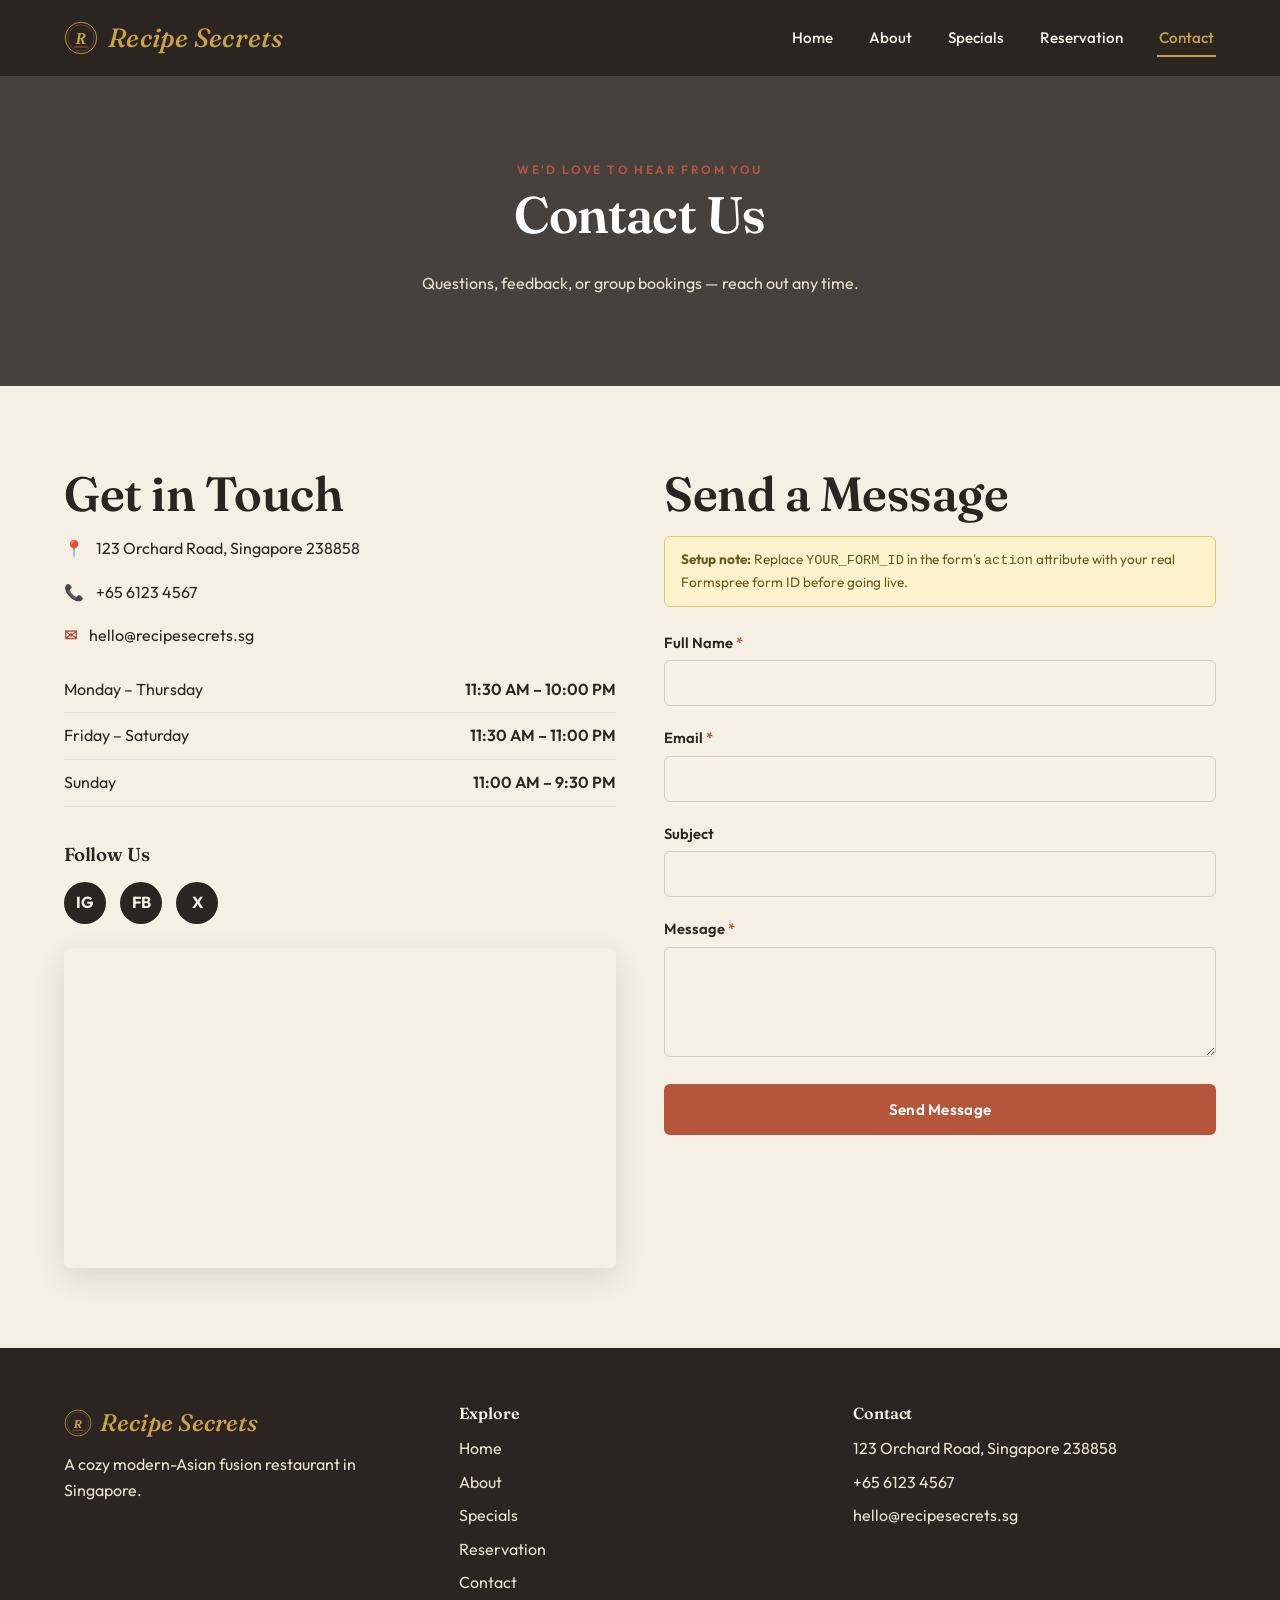
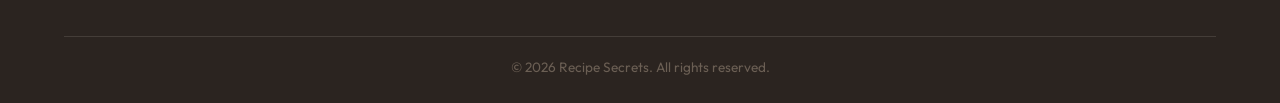
<file: contact.html>
<!DOCTYPE html>
<html lang="en">
<head>
  <meta charset="UTF-8" />
  <meta name="viewport" content="width=device-width, initial-scale=1.0" />
  <title>Contact | Recipe Secrets</title>
  <meta name="description" content="Get in touch with Recipe Secrets — address, phone, email, opening hours, map, and social media." />
  <link rel="icon" type="image/svg+xml" href="favicon.svg" />
  <link rel="preconnect" href="https://fonts.googleapis.com" />
  <link rel="preconnect" href="https://fonts.gstatic.com" crossorigin />
  <link href="https://fonts.googleapis.com/css2?family=Fraunces:ital,opsz,wght@0,9..144,400;0,9..144,500;0,9..144,600;0,9..144,700;1,9..144,500;1,9..144,600&family=Outfit:wght@400;500;600;700&display=swap" rel="stylesheet" />
  <link rel="stylesheet" href="css/styles.css" />
</head>
<body>

  <header class="site-header">
    <div class="container">
      <a href="index.html" class="logo">
        <svg class="logo-mark" width="34" height="34" viewBox="0 0 40 40" fill="none" aria-hidden="true">
          <circle cx="20" cy="20" r="18.5" stroke="#c9a24b" stroke-width="1"/>
          <circle cx="20" cy="20" r="15.5" stroke="#c9a24b" stroke-width="0.6" opacity="0.5"/>
          <text x="20" y="27" font-family="'Playfair Display', Georgia, serif" font-size="19" font-weight="600" fill="#c9a24b" text-anchor="middle">R</text>
          <line x1="12" y1="30.5" x2="28" y2="30.5" stroke="#b5563c" stroke-width="1.1"/>
        </svg>
        <span class="logo-text">Recipe <span>Secrets</span></span>
      </a>
      <nav class="main-nav" aria-label="Primary">
        <ul>
          <li><a href="index.html">Home</a></li>
          <li><a href="about.html">About</a></li>
          <li><a href="specials.html">Specials</a></li>
          <li><a href="reservation.html">Reservation</a></li>
          <li><a href="contact.html">Contact</a></li>
        </ul>
      </nav>
      <button class="nav-toggle" aria-label="Toggle menu" aria-expanded="false">
        <span></span><span></span><span></span>
      </button>
    </div>
  </header>

  <main>
    <section class="page-hero" style="background-image:url('https://images.unsplash.com/photo-1555396273-367ea4eb4db5?w=1920&q=80');">
      <div class="container">
        <span class="eyebrow">We'd Love to Hear From You</span>
        <h1>Contact Us</h1>
        <p>Questions, feedback, or group bookings — reach out any time.</p>
      </div>
    </section>

    <section class="section">
      <div class="container contact-grid">

        <div class="reveal">
          <h2 class="section-title" style="text-align:left;">Get in Touch</h2>
          <ul class="contact-info-list">
            <li><span class="icon" aria-hidden="true">&#128205;</span><span>123 Orchard Road, Singapore 238858</span></li>
            <li><span class="icon" aria-hidden="true">&#128222;</span><span>+65 6123 4567</span></li>
            <li><span class="icon" aria-hidden="true">&#9993;</span><span>hello@recipesecrets.sg</span></li>
          </ul>

          <table class="hours-table" aria-label="Opening hours">
            <tbody>
              <tr><td>Monday – Thursday</td><td>11:30 AM – 10:00 PM</td></tr>
              <tr><td>Friday – Saturday</td><td>11:30 AM – 11:00 PM</td></tr>
              <tr><td>Sunday</td><td>11:00 AM – 9:30 PM</td></tr>
            </tbody>
          </table>

          <h3 style="margin-top:2em;">Follow Us</h3>
          <div class="social-icons">
            <a href="https://instagram.com" target="_blank" rel="noopener noreferrer" aria-label="Recipe Secrets on Instagram">IG</a>
            <a href="https://facebook.com" target="_blank" rel="noopener noreferrer" aria-label="Recipe Secrets on Facebook">FB</a>
            <a href="https://twitter.com" target="_blank" rel="noopener noreferrer" aria-label="Recipe Secrets on X / Twitter">X</a>
          </div>

          <div class="map-embed">
            <iframe
              src="https://www.google.com/maps?q=Orchard%20Road%2C%20Singapore&output=embed"
              title="Map showing Recipe Secrets location on Orchard Road, Singapore"
              loading="lazy"
              referrerpolicy="no-referrer-when-downgrade">
            </iframe>
          </div>
        </div>

        <div class="reveal" style="transition-delay:0.1s">
          <h2 class="section-title" style="text-align:left;">Send a Message</h2>
          <div class="form-wrap" style="padding:0; box-shadow:none; background:transparent;">

            <!--
              FORMSPREE SETUP:
              Replace YOUR_FORM_ID below with your real Formspree form ID
              (from https://formspree.io), e.g. action="https://formspree.io/f/abc1234"
            -->
            <div class="formspree-note">
              <strong>Setup note:</strong> Replace <code>YOUR_FORM_ID</code> in the form's <code>action</code> attribute with your real Formspree form ID before going live.
            </div>

            <div id="contact-confirmation" class="confirmation-message" tabindex="-1">
              <strong>Thank you!</strong> Your message has been sent. We'll get back to you soon.
            </div>

            <form id="contact-form" action="https://formspree.io/f/YOUR_FORM_ID" method="POST" novalidate>
              <div class="form-group">
                <label for="contact-name">Full Name <span class="required-mark">*</span></label>
                <input type="text" id="contact-name" name="name" required />
                <span class="error-message">Please enter your name.</span>
              </div>
              <div class="form-group">
                <label for="contact-email">Email <span class="required-mark">*</span></label>
                <input type="email" id="contact-email" name="email" required />
                <span class="error-message">Please enter a valid email address.</span>
              </div>
              <div class="form-group">
                <label for="contact-subject">Subject</label>
                <input type="text" id="contact-subject" name="subject" />
              </div>
              <div class="form-group">
                <label for="contact-message">Message <span class="required-mark">*</span></label>
                <textarea id="contact-message" name="message" required></textarea>
                <span class="error-message">Please enter a message.</span>
              </div>
              <button type="submit" class="btn btn-primary" style="width:100%;">Send Message</button>
            </form>
          </div>
        </div>
      </div>
    </section>
  </main>

  <footer class="site-footer">
    <div class="container">
      <div class="footer-grid">
        <div>
          <div class="footer-logo">
            <svg class="logo-mark" width="28" height="28" viewBox="0 0 40 40" fill="none" aria-hidden="true">
              <circle cx="20" cy="20" r="18.5" stroke="#c9a24b" stroke-width="1"/>
              <circle cx="20" cy="20" r="15.5" stroke="#c9a24b" stroke-width="0.6" opacity="0.5"/>
              <text x="20" y="27" font-family="'Playfair Display', Georgia, serif" font-size="19" font-weight="600" fill="#c9a24b" text-anchor="middle">R</text>
              <line x1="12" y1="30.5" x2="28" y2="30.5" stroke="#b5563c" stroke-width="1.1"/>
            </svg>
            <span>Recipe <span>Secrets</span></span>
          </div>
          <p>A cozy modern-Asian fusion restaurant in Singapore.</p>
        </div>
        <div>
          <h4>Explore</h4>
          <ul>
            <li><a href="index.html">Home</a></li>
            <li><a href="about.html">About</a></li>
            <li><a href="specials.html">Specials</a></li>
            <li><a href="reservation.html">Reservation</a></li>
            <li><a href="contact.html">Contact</a></li>
          </ul>
        </div>
        <div>
          <h4>Contact</h4>
          <ul>
            <li>123 Orchard Road, Singapore 238858</li>
            <li>+65 6123 4567</li>
            <li>hello@recipesecrets.sg</li>
          </ul>
        </div>
      </div>
      <div class="footer-bottom">
        &copy; <span id="current-year"></span> Recipe Secrets. All rights reserved.
      </div>
    </div>
  </footer>

  <script src="js/main.js"></script>
</body>
</html>
</file>
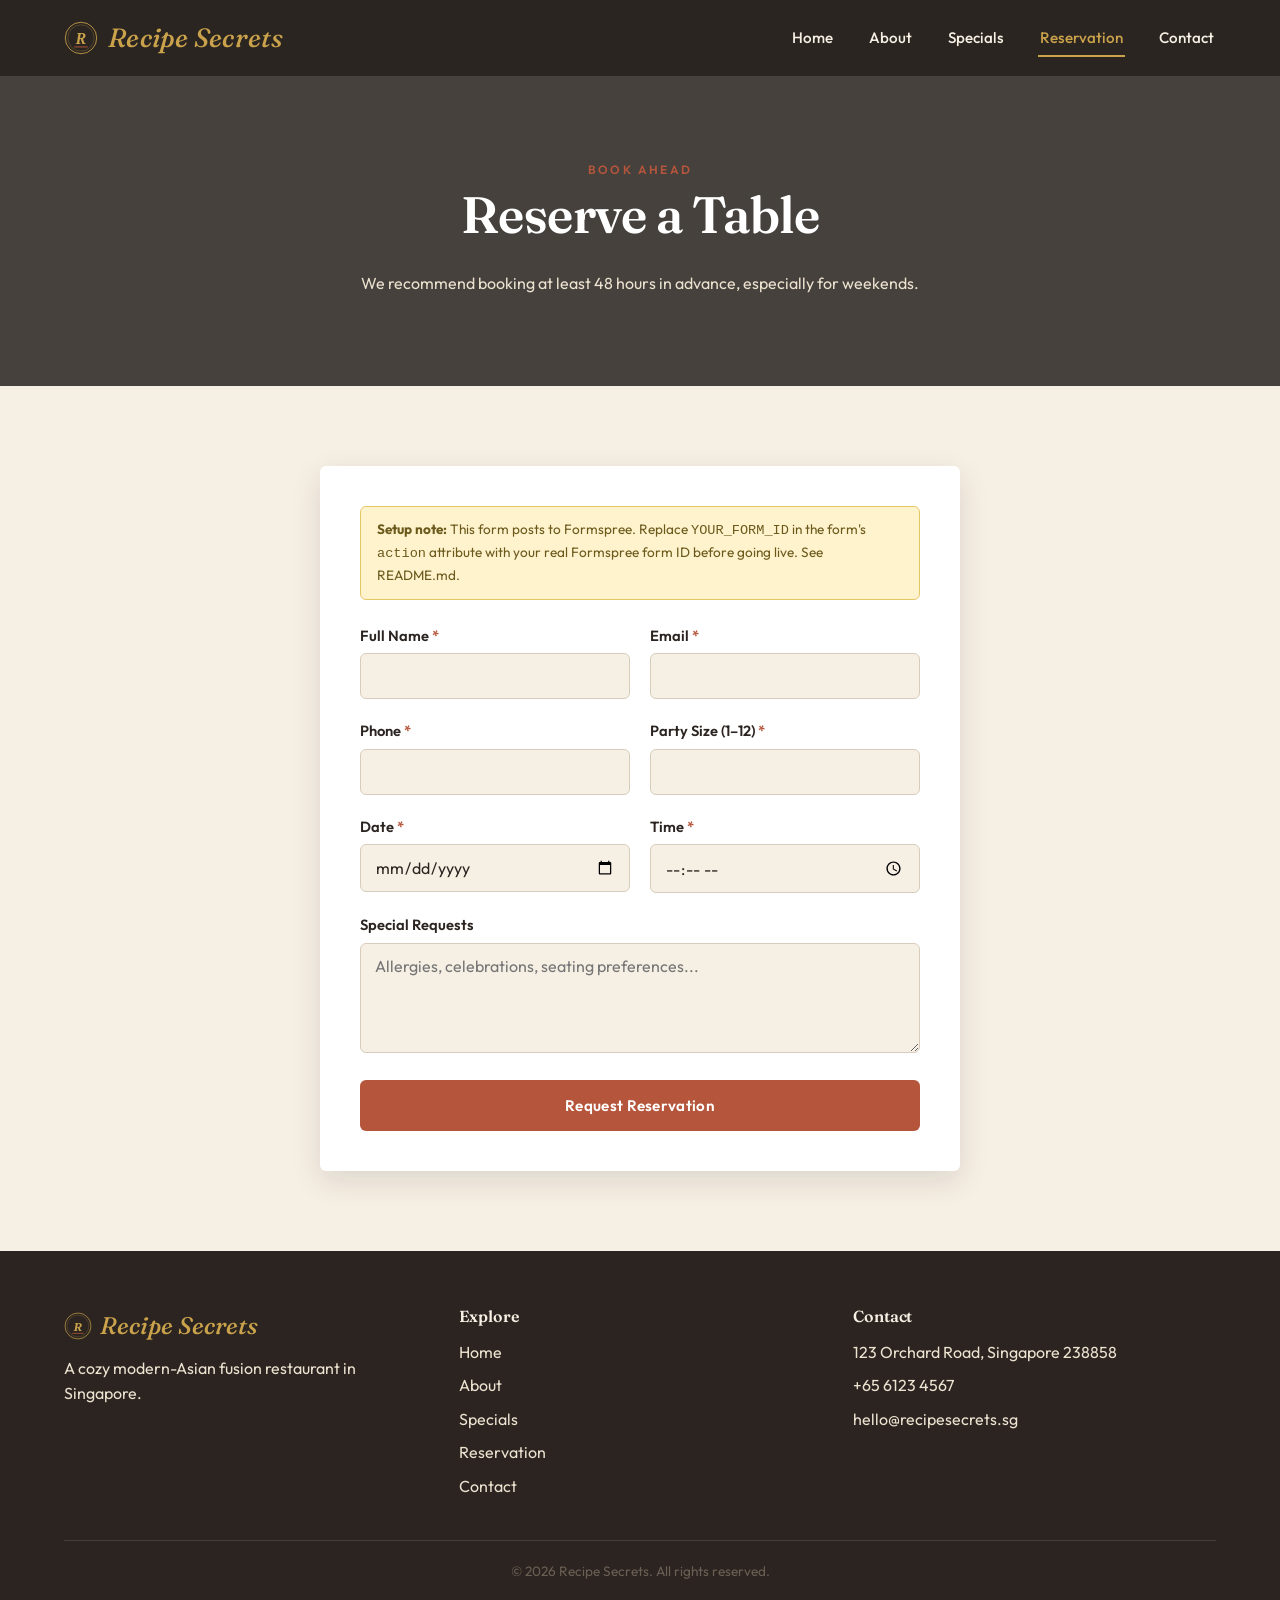
<file: reservation.html>
<!DOCTYPE html>
<html lang="en">
<head>
  <meta charset="UTF-8" />
  <meta name="viewport" content="width=device-width, initial-scale=1.0" />
  <title>Reservation | Recipe Secrets</title>
  <meta name="description" content="Reserve a table at Recipe Secrets. Choose your date, time, and party size and we'll take care of the rest." />
  <link rel="icon" type="image/svg+xml" href="favicon.svg" />
  <link rel="preconnect" href="https://fonts.googleapis.com" />
  <link rel="preconnect" href="https://fonts.gstatic.com" crossorigin />
  <link href="https://fonts.googleapis.com/css2?family=Fraunces:ital,opsz,wght@0,9..144,400;0,9..144,500;0,9..144,600;0,9..144,700;1,9..144,500;1,9..144,600&family=Outfit:wght@400;500;600;700&display=swap" rel="stylesheet" />
  <link rel="stylesheet" href="css/styles.css" />
</head>
<body>

  <header class="site-header">
    <div class="container">
      <a href="index.html" class="logo">
        <svg class="logo-mark" width="34" height="34" viewBox="0 0 40 40" fill="none" aria-hidden="true">
          <circle cx="20" cy="20" r="18.5" stroke="#c9a24b" stroke-width="1"/>
          <circle cx="20" cy="20" r="15.5" stroke="#c9a24b" stroke-width="0.6" opacity="0.5"/>
          <text x="20" y="27" font-family="'Playfair Display', Georgia, serif" font-size="19" font-weight="600" fill="#c9a24b" text-anchor="middle">R</text>
          <line x1="12" y1="30.5" x2="28" y2="30.5" stroke="#b5563c" stroke-width="1.1"/>
        </svg>
        <span class="logo-text">Recipe <span>Secrets</span></span>
      </a>
      <nav class="main-nav" aria-label="Primary">
        <ul>
          <li><a href="index.html">Home</a></li>
          <li><a href="about.html">About</a></li>
          <li><a href="specials.html">Specials</a></li>
          <li><a href="reservation.html">Reservation</a></li>
          <li><a href="contact.html">Contact</a></li>
        </ul>
      </nav>
      <button class="nav-toggle" aria-label="Toggle menu" aria-expanded="false">
        <span></span><span></span><span></span>
      </button>
    </div>
  </header>

  <main>
    <section class="page-hero" style="background-image:url('https://images.unsplash.com/photo-1424847651672-bf20a4b0982b?w=1920&q=80');">
      <div class="container">
        <span class="eyebrow">Book Ahead</span>
        <h1>Reserve a Table</h1>
        <p>We recommend booking at least 48 hours in advance, especially for weekends.</p>
      </div>
    </section>

    <section class="section">
      <div class="container">
        <div class="form-wrap reveal">

          <!--
            FORMSPREE SETUP:
            Replace YOUR_FORM_ID below with your real Formspree form ID
            (from https://formspree.io), e.g. action="https://formspree.io/f/abc1234"
          -->
          <div class="formspree-note">
            <strong>Setup note:</strong> This form posts to Formspree. Replace <code>YOUR_FORM_ID</code> in the form's <code>action</code> attribute with your real Formspree form ID before going live. See README.md.
          </div>

          <div id="reservation-confirmation" class="confirmation-message" tabindex="-1">
            <strong>Thank you!</strong> Your reservation request has been received. We'll confirm by email or phone shortly.
          </div>

          <form id="reservation-form" action="https://formspree.io/f/YOUR_FORM_ID" method="POST" novalidate>
            <div class="form-row">
              <div class="form-group">
                <label for="res-name">Full Name <span class="required-mark">*</span></label>
                <input type="text" id="res-name" name="name" required />
                <span class="error-message">Please enter your name.</span>
              </div>
              <div class="form-group">
                <label for="res-email">Email <span class="required-mark">*</span></label>
                <input type="email" id="res-email" name="email" required />
                <span class="error-message">Please enter a valid email address.</span>
              </div>
            </div>

            <div class="form-row">
              <div class="form-group">
                <label for="res-phone">Phone <span class="required-mark">*</span></label>
                <input type="tel" id="res-phone" name="phone" required />
                <span class="error-message">Please enter your phone number.</span>
              </div>
              <div class="form-group">
                <label for="res-guests">Party Size (1–12) <span class="required-mark">*</span></label>
                <input type="number" id="res-guests" name="guests" min="1" max="12" required />
                <span class="error-message">Party size must be between 1 and 12.</span>
              </div>
            </div>

            <div class="form-row">
              <div class="form-group">
                <label for="res-date">Date <span class="required-mark">*</span></label>
                <input type="date" id="res-date" name="date" required />
                <span class="error-message">Please choose today or a future date.</span>
              </div>
              <div class="form-group">
                <label for="res-time">Time <span class="required-mark">*</span></label>
                <input type="time" id="res-time" name="time" required />
                <span class="error-message">Please select a time.</span>
              </div>
            </div>

            <div class="form-group">
              <label for="res-requests">Special Requests</label>
              <textarea id="res-requests" name="special_requests" placeholder="Allergies, celebrations, seating preferences..."></textarea>
            </div>

            <button type="submit" class="btn btn-primary" style="width:100%;">Request Reservation</button>
          </form>
        </div>
      </div>
    </section>
  </main>

  <footer class="site-footer">
    <div class="container">
      <div class="footer-grid">
        <div>
          <div class="footer-logo">
            <svg class="logo-mark" width="28" height="28" viewBox="0 0 40 40" fill="none" aria-hidden="true">
              <circle cx="20" cy="20" r="18.5" stroke="#c9a24b" stroke-width="1"/>
              <circle cx="20" cy="20" r="15.5" stroke="#c9a24b" stroke-width="0.6" opacity="0.5"/>
              <text x="20" y="27" font-family="'Playfair Display', Georgia, serif" font-size="19" font-weight="600" fill="#c9a24b" text-anchor="middle">R</text>
              <line x1="12" y1="30.5" x2="28" y2="30.5" stroke="#b5563c" stroke-width="1.1"/>
            </svg>
            <span>Recipe <span>Secrets</span></span>
          </div>
          <p>A cozy modern-Asian fusion restaurant in Singapore.</p>
        </div>
        <div>
          <h4>Explore</h4>
          <ul>
            <li><a href="index.html">Home</a></li>
            <li><a href="about.html">About</a></li>
            <li><a href="specials.html">Specials</a></li>
            <li><a href="reservation.html">Reservation</a></li>
            <li><a href="contact.html">Contact</a></li>
          </ul>
        </div>
        <div>
          <h4>Contact</h4>
          <ul>
            <li>123 Orchard Road, Singapore 238858</li>
            <li>+65 6123 4567</li>
            <li>hello@recipesecrets.sg</li>
          </ul>
        </div>
      </div>
      <div class="footer-bottom">
        &copy; <span id="current-year"></span> Recipe Secrets. All rights reserved.
      </div>
    </div>
  </footer>

  <script src="js/main.js"></script>
</body>
</html>
</file>
<file: css/styles.css>
/* ===========================================================
   Recipe Secrets — Shared Stylesheet
   =========================================================== */

:root {
  /* Colours */
  --color-charcoal: #2b2420;
  --color-charcoal-light: #3d342d;
  --color-cream: #f6efe4;
  --color-cream-dark: #ece2d0;
  --color-gold: #c9a24b;
  --color-terracotta: #b5563c;
  --color-white: #ffffff;
  --color-text: #2b2420;
  --color-text-muted: #6b5f54;

  /* Typography */
  --font-heading: 'Fraunces', Georgia, serif;
  --font-body: 'Outfit', -apple-system, BlinkMacSystemFont, 'Segoe UI', sans-serif;

  /* Layout */
  --header-height: 76px;
  --max-width: 1200px;
  --radius: 6px;
  --shadow-soft: 0 10px 30px rgba(43, 36, 32, 0.12);
  --transition: 0.3s ease;
}

/* ---------- Reset ---------- */
*,
*::before,
*::after {
  box-sizing: border-box;
}

html {
  scroll-behavior: smooth;
}

body {
  margin: 0;
  font-family: var(--font-body);
  color: var(--color-text);
  background: var(--color-cream);
  line-height: 1.6;
  -webkit-font-smoothing: antialiased;
}

img {
  max-width: 100%;
  display: block;
}

a {
  color: inherit;
  text-decoration: none;
}

ul {
  list-style: none;
  margin: 0;
  padding: 0;
}

h1, h2, h3, h4 {
  font-family: var(--font-heading);
  font-weight: 600;
  color: var(--color-charcoal);
  line-height: 1.15;
  letter-spacing: -0.01em;
  margin: 0 0 0.5em;
}

p {
  margin: 0 0 1em;
}

.container {
  max-width: var(--max-width);
  margin: 0 auto;
  padding: 0 24px;
}

.section {
  padding: 80px 0;
}

.section-title {
  text-align: center;
  font-size: clamp(2rem, 4.5vw, 3rem);
  margin-bottom: 0.3em;
}

.section-subtitle {
  text-align: center;
  color: var(--color-text-muted);
  max-width: 620px;
  margin: 0 auto 48px;
}

.eyebrow {
  display: block;
  text-align: center;
  text-transform: uppercase;
  letter-spacing: 0.2em;
  font-size: 0.75rem;
  color: var(--color-terracotta);
  font-weight: 600;
  margin-bottom: 0.6em;
}

/* Focus states for accessibility */
a:focus-visible,
button:focus-visible,
input:focus-visible,
textarea:focus-visible,
select:focus-visible {
  outline: 3px solid var(--color-gold);
  outline-offset: 2px;
}

/* ---------- Buttons ---------- */
.btn {
  display: inline-block;
  padding: 14px 30px;
  border-radius: var(--radius);
  font-weight: 600;
  letter-spacing: 0.02em;
  border: 2px solid transparent;
  cursor: pointer;
  transition: transform var(--transition), background var(--transition), color var(--transition), border-color var(--transition);
  font-family: var(--font-body);
  font-size: 0.95rem;
}

.btn:hover {
  transform: translateY(-2px);
}

.btn-primary {
  background: var(--color-terracotta);
  color: var(--color-white);
}

.btn-primary:hover {
  background: #9c452e;
}

.btn-outline {
  background: transparent;
  color: var(--color-white);
  border-color: var(--color-white);
}

.btn-outline:hover {
  background: var(--color-white);
  color: var(--color-charcoal);
}

.btn-dark {
  background: var(--color-charcoal);
  color: var(--color-cream);
}

.btn-dark:hover {
  background: #1c1713;
}

/* ---------- Header / Nav ---------- */
.site-header {
  position: sticky;
  top: 0;
  z-index: 1000;
  background: rgba(43, 36, 32, 0.95);
  backdrop-filter: blur(6px);
  height: var(--header-height);
}

.site-header .container {
  height: 100%;
  display: flex;
  align-items: center;
  justify-content: space-between;
}

.logo {
  display: flex;
  align-items: center;
  gap: 10px;
  font-family: var(--font-heading);
  font-size: 1.65rem;
  font-style: italic;
  font-weight: 500;
  color: var(--color-cream);
  letter-spacing: 0.01em;
  transition: transform var(--transition);
}

.logo:hover {
  transform: translateY(-1px);
}

.logo-mark {
  flex-shrink: 0;
}

.logo span {
  color: var(--color-gold);
}

.main-nav ul {
  display: flex;
  gap: 2rem;
}

.main-nav a {
  color: var(--color-cream);
  font-weight: 500;
  font-size: 0.95rem;
  position: relative;
  padding: 6px 2px;
  transition: color var(--transition);
}

.main-nav a:hover,
.main-nav a:focus-visible {
  color: var(--color-gold);
}

.main-nav a[aria-current="page"] {
  color: var(--color-gold);
}

.main-nav a[aria-current="page"]::after {
  content: '';
  position: absolute;
  left: 0;
  right: 0;
  bottom: -4px;
  height: 2px;
  background: var(--color-gold);
}

.nav-toggle {
  display: none;
  flex-direction: column;
  justify-content: center;
  gap: 5px;
  width: 42px;
  height: 42px;
  background: transparent;
  border: none;
  cursor: pointer;
  padding: 0;
}

.nav-toggle span {
  display: block;
  height: 2px;
  width: 26px;
  margin: 0 auto;
  background: var(--color-cream);
  transition: transform var(--transition), opacity var(--transition);
}

.nav-toggle[aria-expanded="true"] span:nth-child(1) {
  transform: translateY(7px) rotate(45deg);
}

.nav-toggle[aria-expanded="true"] span:nth-child(2) {
  opacity: 0;
}

.nav-toggle[aria-expanded="true"] span:nth-child(3) {
  transform: translateY(-7px) rotate(-45deg);
}

/* ---------- Hero ---------- */
.hero {
  position: relative;
  height: 100vh;
  min-height: 560px;
  display: flex;
  align-items: center;
  justify-content: center;
  text-align: center;
  color: var(--color-white);
  overflow: hidden;
  margin-top: calc(var(--header-height) * -1);
}

.hero-bg {
  position: absolute;
  inset: 0;
  background-size: cover;
  background-position: center;
  z-index: 1;
}

.hero::before {
  content: '';
  position: absolute;
  inset: 0;
  background: linear-gradient(180deg, rgba(20, 16, 14, 0.75) 0%, rgba(20, 16, 14, 0.45) 45%, rgba(20, 16, 14, 0.85) 100%);
  z-index: 2;
}

.hero-content {
  position: relative;
  z-index: 3;
  max-width: 760px;
  padding: 0 24px;
}

.hero-content .eyebrow {
  color: var(--color-gold);
}

.hero-content h1 {
  font-size: clamp(2.8rem, 7.5vw, 5.4rem);
  font-style: italic;
  font-weight: 500;
  color: var(--color-white);
  margin-bottom: 0.3em;
}

.hero-content p {
  font-size: clamp(1rem, 2vw, 1.25rem);
  margin-bottom: 2em;
  color: var(--color-cream-dark);
}

.hero-actions {
  display: flex;
  gap: 1rem;
  justify-content: center;
  flex-wrap: wrap;
}

/* ---------- Page header (non-home pages) ---------- */
.page-hero {
  position: relative;
  padding: 160px 0 90px;
  text-align: center;
  color: var(--color-white);
  background-size: cover;
  background-position: center;
  margin-top: calc(var(--header-height) * -1);
}

.page-hero::before {
  content: '';
  position: absolute;
  inset: 0;
  background: linear-gradient(180deg, rgba(20, 16, 14, 0.78), rgba(20, 16, 14, 0.78));
}

.page-hero .container {
  position: relative;
  z-index: 2;
}

.page-hero h1 {
  color: var(--color-white);
  font-size: clamp(2rem, 5vw, 3.2rem);
}

.page-hero p {
  color: var(--color-cream-dark);
  max-width: 560px;
  margin: 0 auto;
}

/* ---------- Intro ---------- */
.intro {
  text-align: center;
}

.intro .intro-text {
  max-width: 720px;
  margin: 0 auto;
  font-size: 1.1rem;
  color: var(--color-text-muted);
}

/* ---------- Cards grid ---------- */
.card-grid {
  display: grid;
  grid-template-columns: repeat(auto-fit, minmax(280px, 1fr));
  gap: 32px;
}

.card {
  background: var(--color-white);
  border-radius: var(--radius);
  overflow: hidden;
  box-shadow: var(--shadow-soft);
  transition: transform var(--transition), box-shadow var(--transition);
}

.card:hover {
  transform: translateY(-6px);
  box-shadow: 0 18px 40px rgba(43, 36, 32, 0.18);
}

.card-img-wrap {
  overflow: hidden;
  aspect-ratio: 4 / 3;
}

.card-img-wrap img {
  width: 100%;
  height: 100%;
  object-fit: cover;
  transition: transform 0.5s ease;
}

.card:hover .card-img-wrap img {
  transform: scale(1.08);
}

.card-body {
  padding: 24px;
}

.card-body h3 {
  font-size: 1.3rem;
  margin-bottom: 0.3em;
}

.card-price {
  color: var(--color-terracotta);
  font-weight: 700;
  font-size: 1.1rem;
}

.tag-list {
  display: flex;
  gap: 8px;
  flex-wrap: wrap;
  margin-top: 12px;
}

.tag {
  font-size: 0.72rem;
  text-transform: uppercase;
  letter-spacing: 0.05em;
  font-weight: 600;
  padding: 5px 10px;
  border-radius: 999px;
  background: var(--color-cream-dark);
  color: var(--color-charcoal);
}

.tag.tag-chef { background: var(--color-gold); color: var(--color-charcoal); }
.tag.tag-veg { background: #4f7a52; color: var(--color-white); }
.tag.tag-spicy { background: var(--color-terracotta); color: var(--color-white); }

/* ---------- Testimonials ---------- */
.testimonials {
  background: var(--color-charcoal);
  color: var(--color-cream);
}

.testimonials .section-title,
.testimonials .section-subtitle {
  color: var(--color-cream);
}

.testimonial-strip {
  display: grid;
  grid-template-columns: repeat(auto-fit, minmax(260px, 1fr));
  gap: 28px;
}

.testimonial {
  background: var(--color-charcoal-light);
  padding: 28px;
  border-radius: var(--radius);
  border-top: 3px solid var(--color-gold);
}

.testimonial p {
  font-style: italic;
  color: var(--color-cream-dark);
}

.testimonial-author {
  font-weight: 600;
  color: var(--color-gold);
  font-style: normal;
}

/* ---------- Hours / location ---------- */
.hours-location {
  display: grid;
  grid-template-columns: repeat(auto-fit, minmax(280px, 1fr));
  gap: 40px;
  align-items: start;
}

.hours-table {
  width: 100%;
  border-collapse: collapse;
}

.hours-table td {
  padding: 10px 0;
  border-bottom: 1px solid var(--color-cream-dark);
}

.hours-table td:last-child {
  text-align: right;
  font-weight: 600;
}

/* ---------- Gallery ---------- */
.gallery-grid {
  display: grid;
  grid-template-columns: repeat(4, 1fr);
  grid-auto-rows: 180px;
  gap: 16px;
}

.gallery-grid .gallery-item:nth-child(4n+1) {
  grid-column: span 2;
  grid-row: span 2;
}

.gallery-item {
  overflow: hidden;
  border-radius: var(--radius);
}

.gallery-item img {
  width: 100%;
  height: 100%;
  object-fit: cover;
  transition: transform 0.5s ease;
}

.gallery-item:hover img {
  transform: scale(1.1);
}

/* ---------- Chef / split sections ---------- */
.split {
  display: grid;
  grid-template-columns: 1fr 1fr;
  gap: 56px;
  align-items: center;
}

.split img {
  border-radius: var(--radius);
  box-shadow: var(--shadow-soft);
  aspect-ratio: 4/5;
  object-fit: cover;
  width: 100%;
}

.split.reverse .split-media {
  order: 2;
}

/* ---------- Forms ---------- */
.form-wrap {
  max-width: 640px;
  margin: 0 auto;
  background: var(--color-white);
  padding: 40px;
  border-radius: var(--radius);
  box-shadow: var(--shadow-soft);
}

.form-row {
  display: grid;
  grid-template-columns: 1fr 1fr;
  gap: 20px;
}

.form-group {
  margin-bottom: 20px;
}

label {
  display: block;
  font-weight: 600;
  margin-bottom: 6px;
  font-size: 0.92rem;
}

input,
select,
textarea {
  width: 100%;
  padding: 12px 14px;
  border: 1px solid #d8cdbc;
  border-radius: var(--radius);
  font-family: var(--font-body);
  font-size: 1rem;
  background: var(--color-cream);
  color: var(--color-text);
}

textarea {
  resize: vertical;
  min-height: 110px;
}

.error-message {
  color: var(--color-terracotta);
  font-size: 0.82rem;
  margin-top: 4px;
  display: none;
}

.form-group.invalid input,
.form-group.invalid select,
.form-group.invalid textarea {
  border-color: var(--color-terracotta);
}

.form-group.invalid .error-message {
  display: block;
}

.required-mark {
  color: var(--color-terracotta);
}

.confirmation-message {
  display: none;
  background: #e9f3ea;
  border: 1px solid #4f7a52;
  color: #2d4a2f;
  padding: 20px;
  border-radius: var(--radius);
  margin-bottom: 24px;
  text-align: center;
}

.confirmation-message.visible {
  display: block;
}

.formspree-note {
  background: #fff3cd;
  border: 1px solid #e6c766;
  color: #6b5a1c;
  padding: 12px 16px;
  border-radius: var(--radius);
  font-size: 0.85rem;
  margin-bottom: 24px;
}

/* ---------- Contact page ---------- */
.contact-grid {
  display: grid;
  grid-template-columns: 1fr 1fr;
  gap: 48px;
}

.contact-info-list li {
  display: flex;
  gap: 12px;
  margin-bottom: 18px;
  align-items: flex-start;
}

.contact-info-list .icon {
  color: var(--color-terracotta);
  font-weight: 700;
  flex-shrink: 0;
}

.map-embed {
  border-radius: var(--radius);
  overflow: hidden;
  box-shadow: var(--shadow-soft);
  margin-top: 24px;
}

.map-embed iframe {
  width: 100%;
  height: 320px;
  border: 0;
  display: block;
}

.social-icons {
  display: flex;
  gap: 14px;
  margin-top: 16px;
}

.social-icons a {
  width: 42px;
  height: 42px;
  border-radius: 50%;
  background: var(--color-charcoal);
  color: var(--color-cream);
  display: flex;
  align-items: center;
  justify-content: center;
  font-weight: 700;
  transition: background var(--transition), transform var(--transition);
}

.social-icons a:hover {
  background: var(--color-terracotta);
  transform: translateY(-3px);
}

/* ---------- Footer ---------- */
.site-footer {
  background: var(--color-charcoal);
  color: var(--color-cream-dark);
  padding: 56px 0 24px;
}

.footer-grid {
  display: grid;
  grid-template-columns: repeat(auto-fit, minmax(200px, 1fr));
  gap: 32px;
  margin-bottom: 32px;
}

.footer-grid h4 {
  color: var(--color-cream);
  font-size: 1rem;
  margin-bottom: 14px;
}

.footer-grid ul li {
  margin-bottom: 8px;
}

.footer-grid a:hover {
  color: var(--color-gold);
}

.footer-logo {
  display: flex;
  align-items: center;
  gap: 8px;
  font-family: var(--font-heading);
  font-size: 1.5rem;
  font-style: italic;
  font-weight: 500;
  color: var(--color-cream);
  margin-bottom: 10px;
}

.footer-logo span {
  color: var(--color-gold);
}

.footer-bottom {
  border-top: 1px solid rgba(246, 239, 228, 0.12);
  padding-top: 20px;
  text-align: center;
  font-size: 0.85rem;
  color: var(--color-text-muted);
}

/* ---------- Scroll reveal ---------- */
.reveal {
  opacity: 0;
  transform: translateY(24px);
  transition: opacity 0.7s ease, transform 0.7s ease;
}

.reveal.is-visible {
  opacity: 1;
  transform: translateY(0);
}

@media (prefers-reduced-motion: reduce) {
  .reveal {
    opacity: 1;
    transform: none;
    transition: none;
  }
  html {
    scroll-behavior: auto;
  }
}

/* ---------- Responsive ---------- */
@media (max-width: 900px) {
  .split,
  .contact-grid {
    grid-template-columns: 1fr;
  }

  .split.reverse .split-media {
    order: 0;
  }

  .gallery-grid {
    grid-template-columns: repeat(2, 1fr);
  }
}

@media (max-width: 768px) {
  .nav-toggle {
    display: flex;
  }

  .main-nav {
    position: fixed;
    top: var(--header-height);
    left: 0;
    right: 0;
    background: var(--color-charcoal);
    max-height: 0;
    overflow: hidden;
    transition: max-height var(--transition);
  }

  .main-nav.open {
    max-height: 400px;
  }

  .main-nav ul {
    flex-direction: column;
    padding: 20px 24px 28px;
    gap: 1.2rem;
  }

  .form-row {
    grid-template-columns: 1fr;
  }

  .section {
    padding: 56px 0;
  }
}

@media (max-width: 480px) {
  .gallery-grid {
    grid-template-columns: repeat(2, 1fr);
    grid-auto-rows: 140px;
  }

  .gallery-grid .gallery-item:nth-child(4n+1) {
    grid-column: span 2;
    grid-row: span 1;
  }

  .hero-actions {
    flex-direction: column;
    width: 100%;
  }

  .hero-actions .btn {
    width: 100%;
  }
}
</file>
